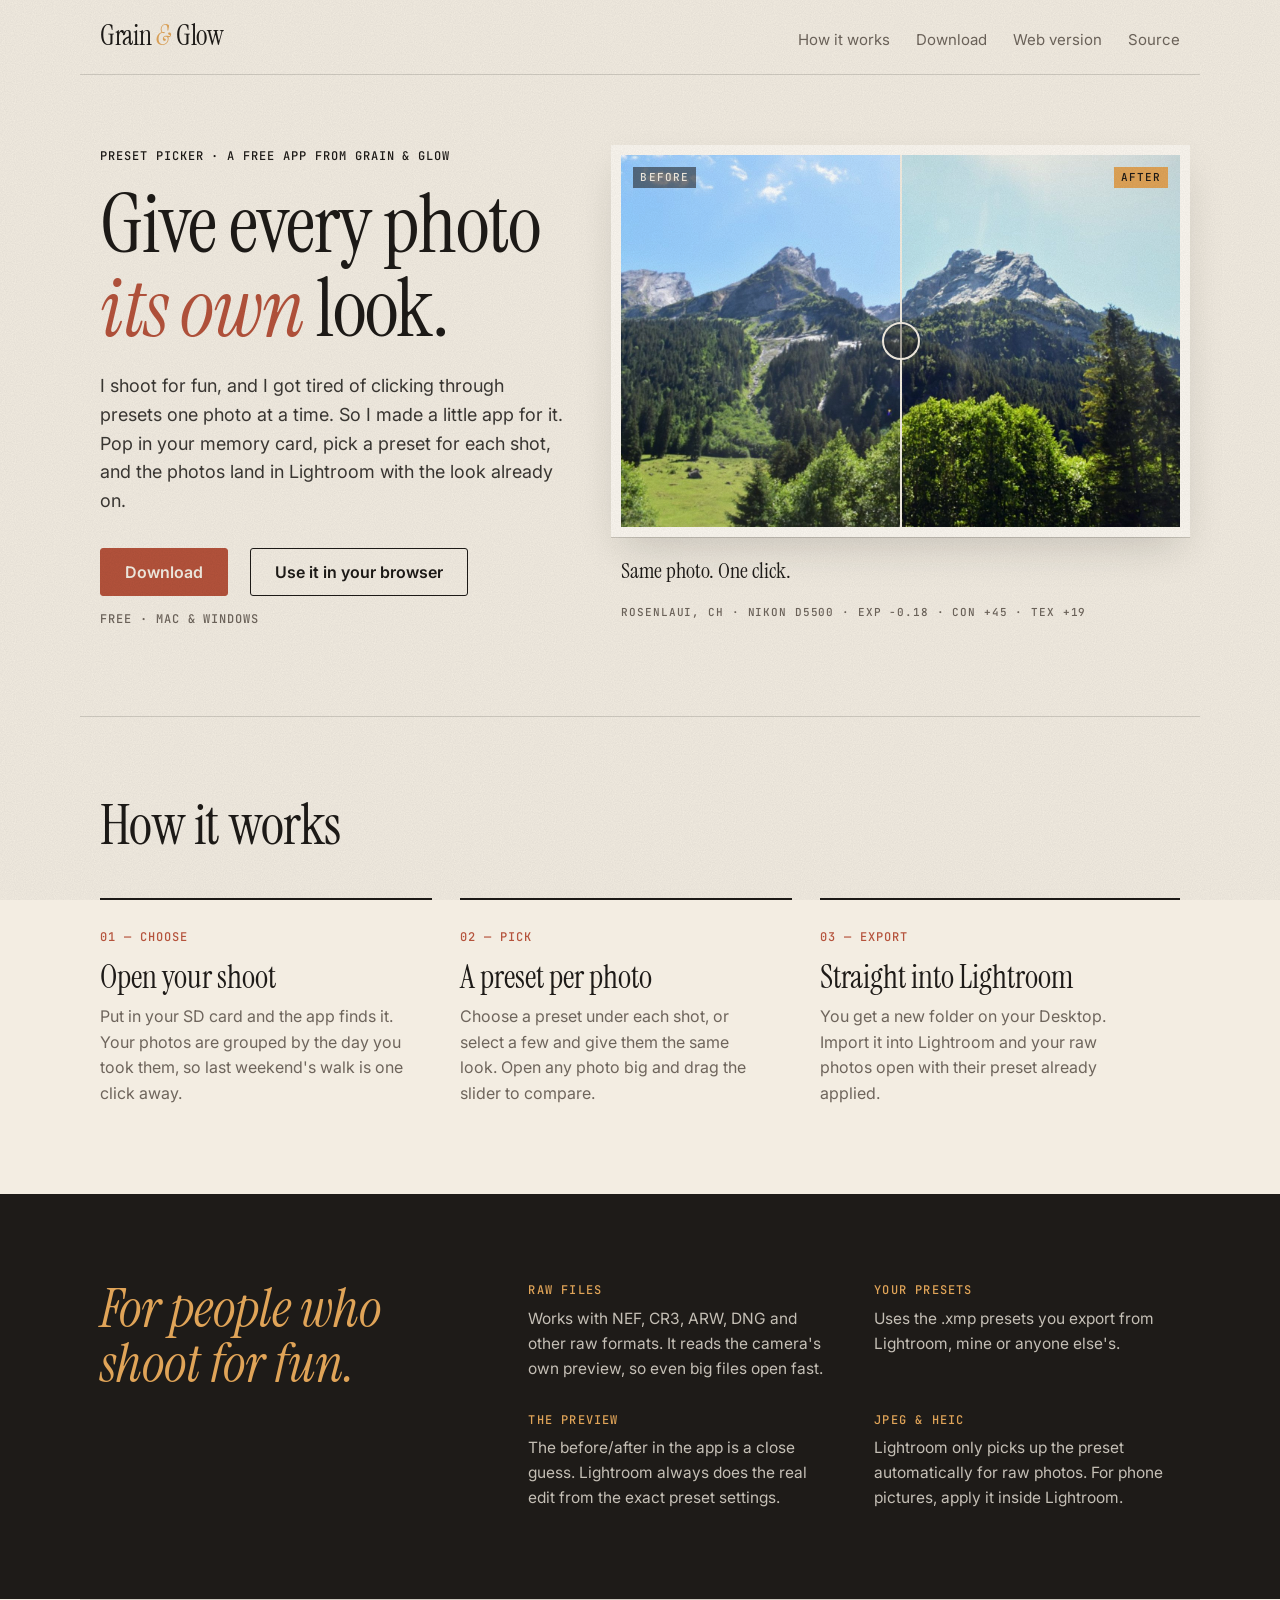
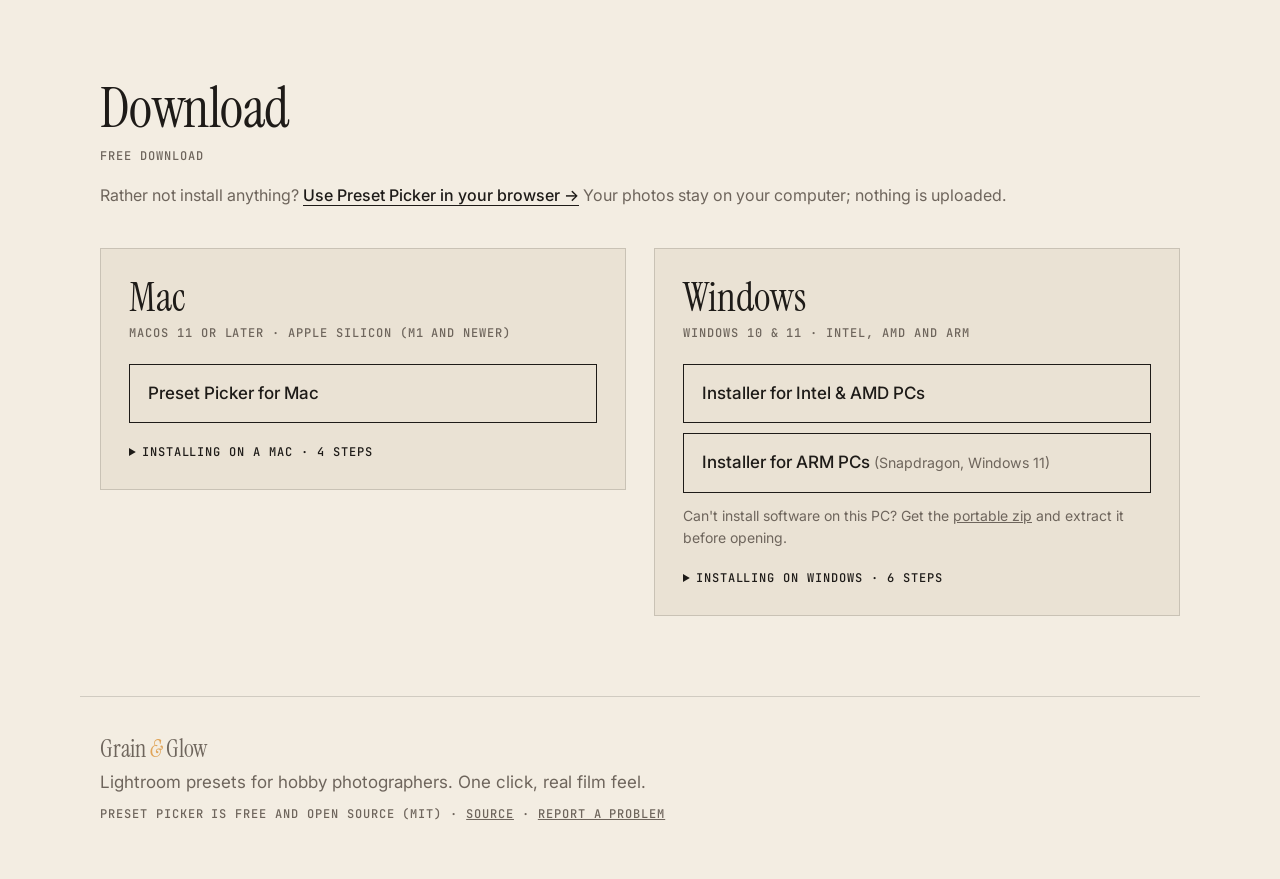
<file: site/index.html>
<!doctype html>
<html lang="en">
<head>
<meta charset="utf-8">
<meta name="viewport" content="width=device-width,initial-scale=1">
<title>Preset Picker by Grain &amp; Glow</title>
<meta name="description" content="A free app for hobby photographers: open your shoot straight off the memory card, pick a Lightroom preset for each photo, and send them to Lightroom with the look already on. Mac and Windows.">
<meta name="theme-color" content="#F3EDE2">
<link rel="icon" href="favicon.png">
<link rel="preconnect" href="https://fonts.googleapis.com">
<link rel="preconnect" href="https://fonts.gstatic.com" crossorigin>
<link href="https://fonts.googleapis.com/css2?family=Instrument+Serif:ital@0;1&family=Inter:wght@400;500;600&family=JetBrains+Mono:wght@400;500&display=swap" rel="stylesheet">
<link rel="stylesheet" href="style.css">
</head>
<body>

<header class="top">
  <a class="wordmark" href="#top">Grain <i>&amp;</i> Glow</a>
  <nav>
    <a href="#how">How it works</a>
    <a href="#download">Download</a>
    <a href="app/">Web version</a>
    <a data-repo-link href="#" target="_blank" rel="noopener">Source</a>
  </nav>
</header>

<main id="top">

  <section class="hero">
    <div class="hero-text">
      <p class="label">Preset Picker · a free app from Grain &amp; Glow</p>
      <h1>Give every photo <em>its own</em> look.</h1>
      <p class="lede">I shoot for fun, and I got tired of clicking through presets one photo at a time. So I made a little app for it. Pop in your memory card, pick a preset for each shot, and the photos land in Lightroom with the look already on.</p>
      <div class="actions">
        <a class="btn" id="heroDownload" href="#download">Download</a>
        <a class="btn ghost" href="app/">Use it in your browser</a>
      </div>
      <p class="label muted" id="heroHint">Free · Mac &amp; Windows</p>
    </div>

    <figure class="print">
      <div class="compare" id="compare" style="--pos: 50%">
        <img src="img/rosenlaui-before.jpg" alt="Mountain valley near Rosenlaui, Switzerland, straight out of the camera" width="1500" height="1000">
        <img class="after" src="img/rosenlaui-after.jpg" alt="The same photo with a warm film preset applied" width="1500" height="1000">
        <span class="corner left">Before</span><span class="corner right">After</span>
        <span class="handle" aria-hidden="true"></span>
        <input type="range" min="0" max="100" value="50" aria-label="Drag to compare before and after" id="slider">
      </div>
      <figcaption>
        <span>Same photo. One click.</span>
        <span class="label">Rosenlaui, CH · Nikon D5500 · EXP −0.18 · CON +45 · TEX +19</span>
      </figcaption>
    </figure>
  </section>

  <section class="how" id="how">
    <h2>How it works</h2>
    <ol class="frames">
      <li>
        <span class="label">01 — Choose</span>
        <h3>Open your shoot</h3>
        <p>Put in your SD card and the app finds it. Your photos are grouped by the day you took them, so last weekend's walk is one click away.</p>
      </li>
      <li>
        <span class="label">02 — Pick</span>
        <h3>A preset per photo</h3>
        <p>Choose a preset under each shot, or select a few and give them the same look. Open any photo big and drag the slider to compare.</p>
      </li>
      <li>
        <span class="label">03 — Export</span>
        <h3>Straight into Lightroom</h3>
        <p>You get a new folder on your Desktop. Import it into Lightroom and your raw photos open with their preset already applied.</p>
      </li>
    </ol>
  </section>

  <section class="notes">
    <blockquote>For people who shoot for fun.</blockquote>
    <dl>
      <div><dt>Raw files</dt><dd>Works with NEF, CR3, ARW, DNG and other raw formats. It reads the camera's own preview, so even big files open fast.</dd></div>
      <div><dt>Your presets</dt><dd>Uses the .xmp presets you export from Lightroom, mine or anyone else's.</dd></div>
      <div><dt>The preview</dt><dd>The before/after in the app is a close guess. Lightroom always does the real edit from the exact preset settings.</dd></div>
      <div><dt>JPEG &amp; HEIC</dt><dd>Lightroom only picks up the preset automatically for raw photos. For phone pictures, apply it inside Lightroom.</dd></div>
    </dl>
  </section>

  <section class="download" id="download">
    <h2>Download</h2>
    <p class="label muted" id="version">Free download</p>
    <p class="webnote">Rather not install anything? <a href="app/">Use Preset Picker in your browser →</a> Your photos stay on your computer; nothing is uploaded.</p>

    <div class="platforms">
      <article class="platform" id="dl-mac">
        <header>
          <h3>Mac</h3>
          <span class="here label">This computer</span>
        </header>
        <p class="label muted">macOS 11 or later · Apple Silicon (M1 and newer)</p>
        <a class="file" id="mac-arm64" data-asset="PresetPicker-macOS-AppleSilicon.zip">
          <span>Preset Picker for Mac</span><span class="label size"></span>
        </a>
        <p class="warn" id="intelMac" hidden>This Mac seems to have an Intel processor. For now the app needs a Mac with Apple Silicon, sorry.</p>
        <details>
          <summary>Installing on a Mac · 4 steps</summary>
          <ol class="guide">
            <li>
              <p>Open the download in your <b>Downloads</b> folder; it unzips by itself. Drag <b>Preset Picker</b> onto <b>Applications</b> in the sidebar.</p>
              <img class="mac" src="img/install/mac-1-finder.png" width="680" height="410" loading="lazy" alt="Finder showing the Preset Picker app next to the downloaded zip in Downloads">
            </li>
            <li>
              <p>Open Preset Picker. The first time, macOS stops it because the app isn't notarised by Apple yet. Click <b>Done</b> (not Move to Trash).</p>
              <img class="mac" src="img/install/mac-2-blocked.png" width="680" height="410" loading="lazy" alt="macOS dialog: Preset Picker Not Opened, with Move to Trash and Done buttons">
            </li>
            <li id="mac-step-3">
              <p>Open <b>System Settings → Privacy &amp; Security</b>. Scroll all the way down to <b>Security</b> and click <b>Open Anyway</b> next to "Preset Picker was blocked", then confirm with your password or Touch ID.</p>
              <img class="mac" src="img/install/mac-3-privacy.png" width="723" height="625" loading="lazy" alt="System Settings with Privacy &amp; Security selected; the Open Anyway button is further down this page">
            </li>
            <li>
              <p>That's it: Preset Picker opens, and from now on it starts normally. Click <b>Allow</b> when it asks to see your memory card or Desktop.</p>
            </li>
          </ol>
        </details>
      </article>

      <article class="platform" id="dl-win">
        <header>
          <h3>Windows</h3>
          <span class="here label">This computer</span>
        </header>
        <p class="label muted">Windows 10 &amp; 11 · Intel, AMD and ARM</p>
        <a class="file" id="win-x64" data-asset="PresetPicker-Setup-x64.exe">
          <span>Installer for Intel &amp; AMD PCs</span><span class="label size"></span>
        </a>
        <a class="file" id="win-arm64" data-asset="PresetPicker-Setup-x64.exe">
          <span>Installer for ARM PCs <small>(Snapdragon, Windows 11)</small></span><span class="label size"></span>
        </a>
        <p class="small">Can't install software on this PC? Get the <a data-asset="PresetPicker-Windows-x64.zip">portable zip</a> and extract it before opening.</p>
        <details>
          <summary>Installing on Windows · 6 steps</summary>
          <ol class="guide">
            <li>
              <p>Open <b>PresetPicker-Setup-x64.exe</b> from your Downloads. If a blue box says "Windows protected your PC", click <b>More info</b>, then <b>Run anyway</b>. That's only because the app isn't code-signed yet.</p>
            </li>
            <li>
              <p>Choose <b>Install for me only</b>. That way you don't need an admin password.</p>
              <img src="img/install/win-1-install-mode.png" width="358" height="264" loading="lazy" alt="Select install mode dialog with 'Install for me only (recommended)' highlighted">
            </li>
            <li>
              <p>Keep the suggested folder and click <b>Next</b>.</p>
              <img src="img/install/win-2-destination.png" width="600" height="468" loading="lazy" alt="Select Destination Location page of the Preset Picker setup">
            </li>
            <li>
              <p>Tick <b>Create a desktop shortcut</b> if you'd like one, then click <b>Next</b>.</p>
              <img src="img/install/win-3-tasks.png" width="600" height="468" loading="lazy" alt="Select Additional Tasks page with the desktop shortcut option">
            </li>
            <li>
              <p>Click <b>Install</b>. It takes a few seconds.</p>
              <img src="img/install/win-4-ready.png" width="600" height="468" loading="lazy" alt="Ready to Install page">
            </li>
            <li>
              <p>Leave <b>Launch Preset Picker</b> ticked and click <b>Finish</b>. From now on you'll find it in the Start menu.</p>
              <img src="img/install/win-5-finished.png" width="600" height="468" loading="lazy" alt="Setup finished page with Launch Preset Picker ticked">
            </li>
          </ol>
          <p class="small">On an ARM PC it's the same installer; Windows 11 runs it for you. To remove the app, go to Settings → Apps.</p>
        </details>
      </article>
    </div>
  </section>

</main>

<footer class="foot">
  <p class="wordmark small">Grain <i>&amp;</i> Glow</p>
  <p>Lightroom presets for hobby photographers. One click, real film feel.</p>
  <p class="label muted">Preset Picker is free and open source (MIT) ·
    <a data-repo-link href="#" target="_blank" rel="noopener">Source</a> ·
    <a data-repo-link data-path="/issues" href="#" target="_blank" rel="noopener">Report a problem</a></p>
</footer>

<script src="main.js"></script>
</body>
</html>
</file>
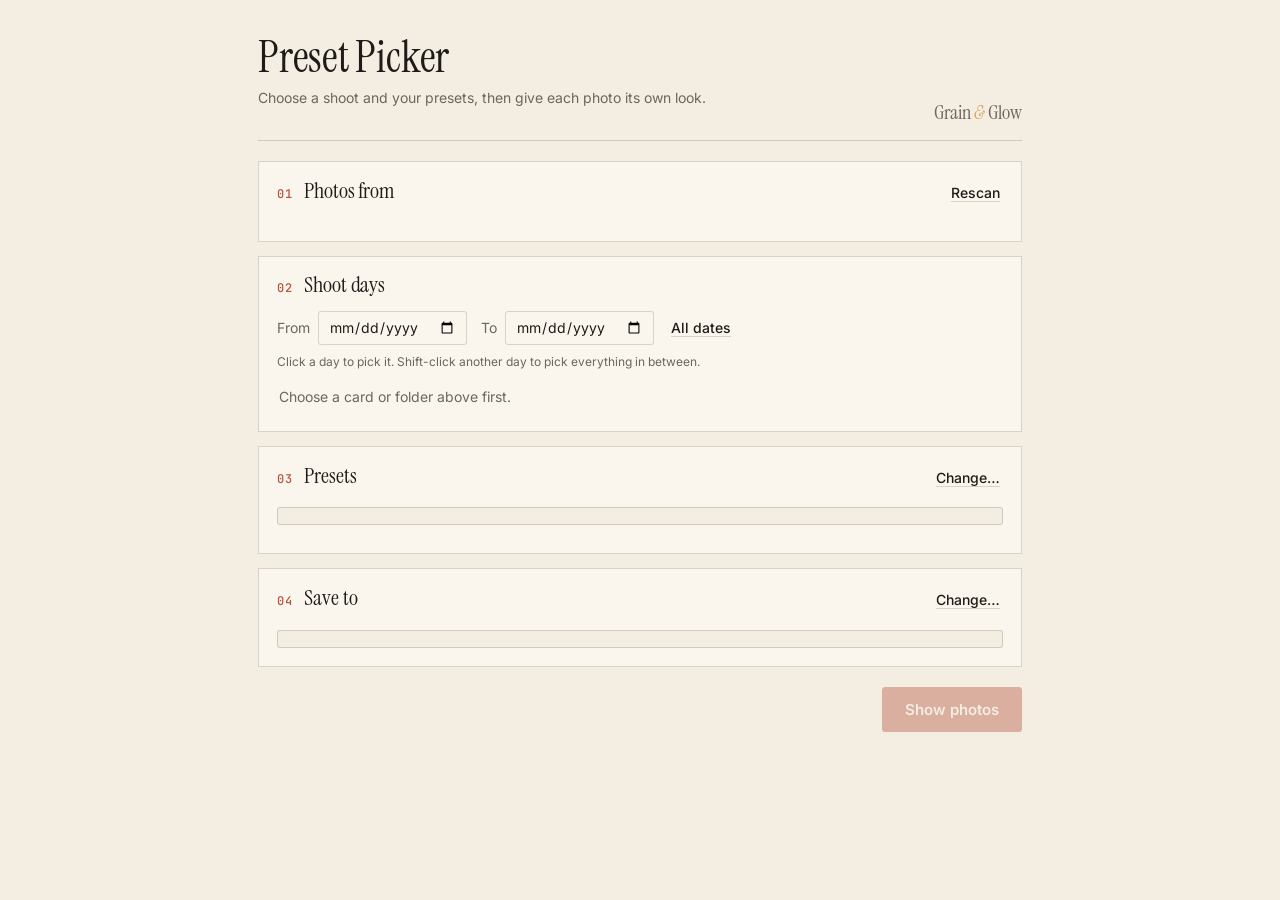
<file: presetpicker/ui/index.html>
<!doctype html>
<html lang="en">
<head>
<meta charset="utf-8">
<meta name="viewport" content="width=device-width,initial-scale=1">
<title>Preset Picker</title>
<!-- Brand fonts; without internet the app falls back to system fonts. -->
<link rel="stylesheet" href="https://fonts.googleapis.com/css2?family=Instrument+Serif:ital@0;1&family=Inter:wght@400;500;600&family=JetBrains+Mono:wght@500&display=swap">
<link rel="stylesheet" href="app.css">
</head>
<body>

<!-- Setup -------------------------------------------------------------- -->
<main id="setup" class="view">
  <div class="setup">
    <header class="setup-head">
      <div>
        <h1>Preset Picker</h1>
        <p class="sub">Choose a shoot and your presets, then give each photo its own look.</p>
      </div>
      <span class="brand">Grain <i>&amp;</i> Glow</span>
    </header>

    <section class="step">
      <div class="step-head"><span class="num">01</span><h2>Photos from</h2>
        <span class="sp"></span><button class="link" id="rescan" title="Scan the source again">Rescan</button></div>
      <div class="sources" id="sources"></div>
    </section>

    <section class="step">
      <div class="step-head"><span class="num">02</span><h2>Shoot days</h2><span class="sp"></span>
        <span class="sub" id="rangeCount"></span></div>
      <div class="range">
        <label>From <input type="date" id="from"></label>
        <label>To <input type="date" id="to"></label>
        <button class="link" id="allDates">All dates</button>
      </div>
      <p class="hint">Click a day to pick it. Shift-click another day to pick everything in between.</p>
      <div class="days" id="days"><p class="empty">Choose a card or folder above first.</p></div>
    </section>

    <section class="step">
      <div class="step-head"><span class="num">03</span><h2>Presets</h2><span class="sp"></span>
        <button class="link" data-choose="presets">Change…</button></div>
      <div class="path" id="presetPath"></div>
      <div class="chips" id="presetList"></div>
    </section>

    <section class="step">
      <div class="step-head"><span class="num">04</span><h2>Save to</h2><span class="sp"></span>
        <button class="link" data-choose="output">Change…</button></div>
      <div class="path" id="outputPath"></div>
    </section>

    <footer class="setup-foot">
      <span class="sub" id="version"></span><span class="sp"></span>
      <button class="primary big" id="showPhotos" disabled>Show photos</button>
    </footer>
  </div>
</main>

<!-- Grid --------------------------------------------------------------- -->
<main id="grid" class="view" hidden>
  <header class="toolbar">
    <button class="ghost" id="back">‹ Setup</button>
    <div class="title"><h1 id="gridTitle"></h1><div class="sub" id="stat"></div></div>
    <span class="sp"></span>
    <div class="seg" id="filter">
      <button class="on" data-f="all">All</button><button data-f="todo">No preset</button><button data-f="done">Assigned</button>
    </div>
    <label class="sub setall">Set all <select id="setAll"></select></label>
    <button class="primary" id="export" disabled>Export</button>
  </header>
  <div class="photos" id="photos"></div>
  <div class="bar" id="bar">
    <span id="selCount"></span>
    <select id="bulk"></select>
    <button class="primary" id="bulkApply">Apply to selected</button>
    <button id="clearSel">Clear</button>
  </div>
</main>

<!-- Done --------------------------------------------------------------- -->
<main id="done" class="view" hidden>
  <div class="done">
    <div class="check" aria-hidden="true">✓</div>
    <h1 id="doneTitle"></h1>
    <p class="sub" id="doneSub">Import this folder into Lightroom. Your raw photos open with their preset already on.</p>
    <code id="donePath"></code>
    <p class="warn" id="doneWarn" hidden></p>
    <div class="done-actions">
      <button class="primary" id="reveal">Show in Finder</button>
      <button id="backToGrid">Back to photos</button>
      <button class="ghost" id="startOver">Start over</button>
    </div>
  </div>
</main>

<!-- Large preview -------------------------------------------------------- -->
<div class="lightbox" id="lightbox" hidden>
  <header class="lb-top">
    <div><b id="lbName"></b> <span class="sub" id="lbMeta"></span></div>
    <span class="sp"></span>
    <div class="seg dark" id="lbMode">
      <button data-m="before">Before</button><button class="on" data-m="split">Split</button><button data-m="after">After</button>
    </div>
    <button class="icon" id="lbClose" title="Close (Esc)">✕</button>
  </header>
  <div class="stage" id="stage">
    <div class="compare" id="compare">
      <img id="lbBefore" alt="">
      <img id="lbAfter" alt="">
      <div class="divider" id="divider"><span></span></div>
      <span class="tag left">Before</span><span class="tag right">After</span>
    </div>
    <div class="spinner" id="spinner"></div>
    <p class="lb-error" id="lbError" hidden></p>
  </div>
  <p class="settings" id="lbSettings"></p>
  <footer class="lb-bottom">
    <button class="icon" id="lbPrev" title="Previous (←)">‹</button>
    <div class="strip" id="lbLooks" aria-label="Presets"></div>
    <button class="icon" id="lbNext" title="Next (→)">›</button>
  </footer>
  <span class="note">Preview is a close guess · Lightroom does the real edit</span>
</div>

<!-- Look menu: this photo with every preset, opened from a card -->
<div class="looks" id="looks" hidden>
  <div class="looks-head"><span class="label" id="looksTitle"></span><button class="link" id="looksClose">Close</button></div>
  <div class="looks-grid" id="looksGrid"></div>
</div>

<script src="app.js"></script>
</body>
</html>
</file>
<file: site/style.css>
/* Grain & Glow brand: charcoal, film cream, amber, faded teal, rust.
   Instrument Serif for headlines, Inter for text, JetBrains Mono for settings labels. */
:root {
  --charcoal: #1E1B18;
  --cream: #F3EDE2;
  --amber: #E0A458;
  --teal: #5B8A8C;
  --rust: #B5533C;

  --paper: var(--cream);
  --paper-2: #EAE2D4;
  --ink: var(--charcoal);
  --muted: #6E655C;
  --rule: rgba(30, 27, 24, .16);

  --serif: "Instrument Serif", Georgia, "Times New Roman", serif;
  --sans: Inter, -apple-system, "Segoe UI", system-ui, sans-serif;
  --mono: "JetBrains Mono", ui-monospace, SFMono-Regular, Menlo, Consolas, monospace;
  --wrap: 1120px;
}
@media (prefers-color-scheme: dark) {
  :root {
    --paper: var(--charcoal);
    --paper-2: #282420;
    --ink: var(--cream);
    --muted: #A99F93;
    --rule: rgba(243, 237, 226, .16);
  }
}

* { box-sizing: border-box; }
html { scroll-behavior: smooth; }
body {
  margin: 0; background: var(--paper); color: var(--ink);
  font: 17px/1.6 var(--sans); -webkit-font-smoothing: antialiased; overflow-x: hidden;
}
/* Film grain over everything, very faint. */
body::after {
  content: ""; position: fixed; inset: 0; pointer-events: none; z-index: 50; opacity: .07;
  background-image: url("data:image/svg+xml,%3Csvg xmlns='http://www.w3.org/2000/svg' width='180' height='180'%3E%3Cfilter id='n'%3E%3CfeTurbulence type='fractalNoise' baseFrequency='.9' numOctaves='2' stitchTiles='stitch'/%3E%3CfeColorMatrix values='0 0 0 0 0 0 0 0 0 0 0 0 0 0 0 0 0 0 1 0'/%3E%3C/filter%3E%3Crect width='100%25' height='100%25' filter='url(%23n)'/%3E%3C/svg%3E");
}
@media (prefers-color-scheme: dark) { body::after { opacity: .12; mix-blend-mode: screen; } }

a { color: inherit; }
h1, h2, h3 { font-family: var(--serif); font-weight: 400; margin: 0; line-height: 1.02; }
h1 em, h2 em { font-style: italic; color: var(--rust); }
p { margin: 0; }
.label {
  font: 500 12px/1.5 var(--mono); letter-spacing: .08em; text-transform: uppercase;
}
.muted { color: var(--muted); }
.small { font-size: 14px; color: var(--muted); }

/* Header */
.top {
  max-width: var(--wrap); margin: 0 auto; padding: 22px 20px; display: flex; align-items: baseline;
  justify-content: space-between; gap: 20px; border-bottom: 1px solid var(--rule);
}
.wordmark { font: 28px/1 var(--serif); text-decoration: none; letter-spacing: -.01em; }
.wordmark i { color: var(--amber); }
.wordmark.small { font-size: 24px; }
.top nav { display: flex; gap: 26px; font-size: 15px; }
.top nav a { text-decoration: none; color: var(--muted); }
.top nav a:hover { color: var(--ink); }

/* Buttons */
.btn {
  display: inline-block; background: var(--rust); color: var(--cream); text-decoration: none;
  font: 600 16px/1 var(--sans); padding: 15px 24px; border-radius: 3px; border: 1px solid var(--rust);
  transition: background .15s;
}
.btn:hover { background: #9E4632; }
.btn.ghost { background: transparent; color: var(--ink); border-color: var(--ink); }
.btn.ghost:hover { background: var(--ink); color: var(--paper); }
.textlink { color: var(--ink); font-weight: 500; text-underline-offset: 4px; text-decoration-thickness: 1px; }

/* Hero */
.hero {
  max-width: var(--wrap); margin: 0 auto; padding: 72px 20px 88px;
  display: grid; grid-template-columns: 5fr 6fr; gap: 56px; align-items: center;
}
.hero h1 { font-size: clamp(48px, 6.4vw, 84px); letter-spacing: -.015em; margin: 18px 0 22px; }
.lede { font-size: 18px; max-width: 30em; color: var(--ink); opacity: .86; }
.actions { display: flex; align-items: center; gap: 22px; margin: 32px 0 14px; flex-wrap: wrap; }

/* The print: photo with a thin paper border, like a contact print */
.print { margin: 0; }
.compare {
  position: relative; aspect-ratio: 3 / 2; overflow: hidden; background: var(--charcoal);
  outline: 10px solid #FBF7F0; box-shadow: 0 1px 0 10px var(--rule), 0 18px 40px rgba(30,27,24,.18);
  user-select: none; touch-action: pan-y;
}
@media (prefers-color-scheme: dark) { .compare { outline-color: #2B2622; box-shadow: 0 18px 40px rgba(0,0,0,.5); } }
.compare img { position: absolute; inset: 0; width: 100%; height: 100%; object-fit: cover; display: block; }
.compare .after { clip-path: inset(0 0 0 var(--pos)); }
.handle { position: absolute; top: 0; bottom: 0; left: var(--pos); width: 2px; background: var(--cream); transform: translateX(-1px); }
.handle::after {
  content: ""; position: absolute; top: 50%; left: 50%; width: 34px; height: 34px; transform: translate(-50%, -50%);
  border-radius: 50%; border: 2px solid var(--cream); background: rgba(30,27,24,.35);
}
.compare input {
  position: absolute; inset: 0; width: 100%; height: 100%; margin: 0; opacity: 0; cursor: ew-resize;
}
.corner {
  position: absolute; top: 12px; font: 500 11px/1 var(--mono); letter-spacing: .1em; text-transform: uppercase;
  color: var(--cream); background: rgba(30,27,24,.55); padding: 5px 7px;
}
.corner.left { left: 12px; } .corner.right { right: 12px; color: var(--charcoal); background: var(--amber); }
.print figcaption {
  display: flex; justify-content: space-between; gap: 16px; flex-wrap: wrap; margin-top: 26px;
  font-family: var(--serif); font-size: 22px;
}
.print figcaption .label { font-size: 11px; color: var(--muted); align-self: center; }

/* Sections */
section h2 { font-size: clamp(36px, 4.6vw, 56px); letter-spacing: -.01em; }
.how, .download { max-width: var(--wrap); margin: 0 auto; padding: 80px 20px; border-top: 1px solid var(--rule); }
.frames { list-style: none; padding: 0; margin: 44px 0 0; display: grid; grid-template-columns: repeat(3, 1fr); gap: 0; }
.frames li { padding: 22px 28px 8px 0; border-top: 2px solid var(--ink); margin-right: 28px; }
.frames li:last-child { margin-right: 0; }
.frames .label { color: var(--rust); }
.frames h3 { font-size: 32px; margin: 12px 0 10px; }
.frames p { color: var(--muted); font-size: 16px; }

/* Dark band with notes */
.notes {
  background: var(--charcoal); color: var(--cream);
  padding: 88px max(20px, calc((100vw - var(--wrap)) / 2 + 20px));
  display: grid; grid-template-columns: 4fr 7fr; gap: 56px; align-items: start;
}
.notes blockquote { margin: 0; font: italic 54px/1.02 var(--serif); color: var(--amber); }
.notes dl { margin: 0; display: grid; grid-template-columns: 1fr 1fr; gap: 30px 40px; }
.notes dt { font: 500 12px/1.4 var(--mono); letter-spacing: .1em; text-transform: uppercase; color: var(--amber); margin-bottom: 8px; }
.notes dd { margin: 0; color: rgba(243,237,226,.78); font-size: 15.5px; }
@media (prefers-color-scheme: dark) { .notes { background: #141210; } }

/* Downloads */
.download > .label { margin-top: 10px; }
.webnote { margin-top: 18px; color: var(--muted); font-size: 16px; }
.webnote a { color: var(--ink); font-weight: 500; text-underline-offset: 4px; text-decoration-thickness: 1px; }
.platforms { display: grid; grid-template-columns: 1fr 1fr; gap: 28px; margin-top: 40px; align-items: start; }
.platform { border: 1px solid var(--rule); padding: 28px; background: var(--paper-2); }
.platform header { display: flex; justify-content: space-between; align-items: baseline; }
.platform h3 { font-size: 40px; }
.here { display: none; color: var(--teal); }
.platform.mine { border-color: var(--ink); }
.platform.mine .here { display: inline; }
.platform > .label { margin: 6px 0 22px; }
.file {
  display: flex; justify-content: space-between; align-items: center; gap: 16px; text-decoration: none;
  padding: 15px 18px; margin-bottom: 10px; border: 1px solid var(--ink); font-weight: 500;
  transition: background .15s, color .15s;
}
.file small { font-weight: 400; color: var(--muted); }
.file:hover { background: var(--ink); color: var(--paper); }
.file:hover small, .file:hover .size { color: inherit; }
.file .size { color: var(--muted); font-size: 11px; white-space: nowrap; }
.file.pick { background: var(--rust); border-color: var(--rust); color: var(--cream); }
.file.pick small, .file.pick .size { color: rgba(243,237,226,.8); }
.file.pick:hover { background: #9E4632; }
.disabled { opacity: .45; pointer-events: none; }
.platform .small { margin-top: 12px; }
.warn { color: var(--rust); font-size: 15px; margin-top: 12px; }
details { margin-top: 20px; font-size: 15px; }
summary { cursor: pointer; font: 500 12px/1.5 var(--mono); letter-spacing: .08em; text-transform: uppercase; }
details ol { margin: 12px 0 0; padding-left: 20px; color: var(--muted); }
details li { margin-bottom: 6px; }
/* Step-by-step install guides with real screenshots */
.guide { list-style: none; padding: 0; counter-reset: step; }
.guide li { counter-increment: step; padding: 16px 0 18px; border-top: 1px solid var(--rule); margin: 0; }
.guide li p { color: var(--ink); }
.guide li p::before {
  content: counter(step, decimal-leading-zero); font: 500 12px/1 var(--mono); color: var(--rust);
  letter-spacing: .06em; margin-right: 10px;
}
.guide img {
  display: block; max-width: 100%; height: auto; margin-top: 12px;
  border: 1px solid var(--rule); box-shadow: 0 6px 18px rgba(30,27,24,.12);
}
details > .small { margin-top: 4px; }
.guide img.mac { border: 0; box-shadow: none; filter: drop-shadow(0 6px 14px rgba(30,27,24,.18)); }

/* Footer */
.foot { max-width: var(--wrap); margin: 0 auto; padding: 40px 20px 56px; display: grid; gap: 8px; border-top: 1px solid var(--rule); }
.foot p:not(.label) { color: var(--muted); }

@media (max-width: 880px) {
  .hero { grid-template-columns: 1fr; padding-top: 44px; gap: 48px; }
  .frames, .platforms { grid-template-columns: 1fr; }
  .frames li { margin-right: 0; margin-bottom: 18px; }
  .notes { grid-template-columns: 1fr; gap: 36px; }
  .notes dl { grid-template-columns: 1fr; }
  .top nav a:not([href="#download"]):not([href="app/"]) { display: none; }
}
</file>
<file: presetpicker/ui/app.css>
/* Grain & Glow: charcoal, film cream, amber, faded teal, rust.
   Instrument Serif for headings, Inter for text, JetBrains Mono for settings-style labels. */
:root {
  --charcoal: #1E1B18; --cream: #F3EDE2; --amber: #E0A458; --teal: #5B8A8C; --rust: #B5533C;

  --bg: var(--cream); --panel: #FAF6EE; --panel-2: #EAE2D4; --text: var(--charcoal); --sub: #6E655C;
  --line: rgba(30, 27, 24, .16); --line-strong: var(--charcoal);
  --accent: var(--rust); --accent-hover: #9E4632; --select: var(--amber); --ok: var(--teal); --warn: var(--rust);

  --serif: "Instrument Serif", Georgia, "Times New Roman", serif;
  --sans: Inter, -apple-system, BlinkMacSystemFont, "Segoe UI Variable Text", "Segoe UI", system-ui, sans-serif;
  --mono: "JetBrains Mono", ui-monospace, SFMono-Regular, Menlo, Consolas, monospace;
}
@media (prefers-color-scheme: dark) {
  :root {
    --bg: var(--charcoal); --panel: #25211D; --panel-2: #2D2824; --text: var(--cream); --sub: #A99F93;
    --line: rgba(243, 237, 226, .14); --line-strong: var(--cream);
  }
}
* { box-sizing: border-box; }
html, body { height: 100%; }
body {
  margin: 0; background: var(--bg); color: var(--text);
  font: 14px/1.45 var(--sans); -webkit-font-smoothing: antialiased; -webkit-user-select: none; user-select: none; cursor: default;
}
[hidden] { display: none !important; }
h1, h2 { margin: 0; font-family: var(--serif); font-weight: 400; letter-spacing: -.005em; }
h1 { font-size: 26px; line-height: 1.05; }
h2 { font-size: 22px; line-height: 1.1; }
.sub { color: var(--sub); font-size: 13px; }
.mono, .label {
  font: 500 11px/1.4 var(--mono); letter-spacing: .08em; text-transform: uppercase;
}
.sp { flex: 1; }

button, select, input {
  font: inherit; color: var(--text); background: var(--panel); border: 1px solid var(--line);
  border-radius: 3px; padding: 6px 12px; outline: none; transition: border-color .15s, background .15s, color .15s;
}
button { cursor: pointer; font-weight: 500; }
button:hover { border-color: var(--line-strong); }
button:focus-visible, select:focus, input:focus { border-color: var(--line-strong); box-shadow: 0 0 0 2px var(--amber); }
button:disabled { opacity: .4; cursor: default; border-color: var(--line); }
button.primary { background: var(--accent); border-color: var(--accent); color: var(--cream); font-weight: 600; }
button.primary:hover:not(:disabled) { background: var(--accent-hover); border-color: var(--accent-hover); }
button.big { padding: 11px 22px; font-size: 15px; }
button.ghost, button.link { background: none; border-color: transparent; }
button.link {
  color: var(--text); padding: 4px 2px; text-decoration: underline; text-underline-offset: 3px;
  text-decoration-color: var(--line); font-weight: 500;
}
button.link:hover { text-decoration-color: currentColor; }
button.icon { width: 34px; height: 34px; padding: 0; font-size: 17px; display: grid; place-items: center; }
select { padding-right: 28px; max-width: 100%; }
input[type=date] { padding: 5px 10px; }

.seg { display: inline-flex; border: 1px solid var(--line); border-radius: 3px; overflow: hidden; background: var(--panel); }
.seg button { border: 0; border-radius: 0; background: none; padding: 6px 12px; }
.seg button + button { border-left: 1px solid var(--line); }
.seg button.on { background: var(--text); color: var(--bg); }

/* Setup */
#setup { height: 100%; overflow-y: auto; }
.setup { max-width: 820px; margin: 0 auto; padding: 34px 28px 28px; display: flex; flex-direction: column; gap: 14px; }
.setup-head { display: flex; justify-content: space-between; align-items: flex-end; gap: 16px; padding-bottom: 18px; margin-bottom: 6px; border-bottom: 1px solid var(--line); }
.setup-head h1 { font-size: 44px; }
.setup-head .brand { font: 20px/1 var(--serif); color: var(--sub); white-space: nowrap; }
.setup-head .brand i { color: var(--amber); }
.setup-head .sub { margin-top: 8px; font-size: 14px; }
.step { background: var(--panel); border: 1px solid var(--line); padding: 16px 18px 18px; }
.step-head { display: flex; align-items: baseline; gap: 12px; margin-bottom: 14px; }
.num { font: 500 12px/1 var(--mono); color: var(--rust); letter-spacing: .05em; }
.sources { display: grid; grid-template-columns: repeat(auto-fill, minmax(200px, 1fr)); gap: 10px; }
.source {
  display: flex; gap: 12px; align-items: center; text-align: left; padding: 12px; border-radius: 3px;
  background: var(--bg); border: 1px solid var(--line); min-width: 0;
}
.source.on { border-color: var(--line-strong); box-shadow: inset 3px 0 0 var(--amber); }
.source .ico { width: 22px; height: 22px; flex: none; color: var(--sub); }
.source.on .ico { color: var(--text); }
.source b { display: block; font-weight: 600; overflow: hidden; text-overflow: ellipsis; white-space: nowrap; }
.source small { display: block; color: var(--sub); overflow: hidden; text-overflow: ellipsis; white-space: nowrap; font-size: 12px; }
.source div { min-width: 0; }
.range { display: flex; gap: 14px; align-items: center; flex-wrap: wrap; }
.range label { display: flex; gap: 8px; align-items: center; color: var(--sub); }
.hint { margin: 8px 0 10px; color: var(--sub); font-size: 12px; }
.days { display: flex; flex-wrap: wrap; gap: 6px; max-height: 210px; overflow-y: auto; padding: 2px; }
.day {
  padding: 5px 10px; background: var(--bg); font-size: 13px;
  display: inline-flex; gap: 8px; align-items: baseline;
}
.day small { font: 500 11px/1 var(--mono); color: var(--sub); }
.day.on { background: var(--text); border-color: var(--text); color: var(--bg); }
.day.on small { color: var(--amber); }
.empty { color: var(--sub); margin: 4px 0; }
.path {
  font: 12px/1.5 var(--mono); color: var(--sub); background: var(--bg);
  border: 1px solid var(--line); border-radius: 3px; padding: 8px 10px; word-break: break-all;
}
.chips { display: flex; flex-wrap: wrap; gap: 6px; margin-top: 10px; }
.chip { font: 500 11px/1.4 var(--mono); letter-spacing: .06em; text-transform: uppercase; border: 1px solid var(--line); color: var(--text); padding: 4px 8px; }
.chips .warn { margin: 0; }
.warn { color: var(--warn); font-size: 13px; }
.setup-foot { display: flex; align-items: center; padding-top: 6px; }
.setup-foot .sub { font: 500 11px/1 var(--mono); letter-spacing: .08em; text-transform: uppercase; }

/* Grid */
#grid { height: 100%; display: flex; flex-direction: column; }
.toolbar {
  display: flex; align-items: center; gap: 14px; padding: 12px 20px; flex-wrap: wrap;
  background: var(--bg); border-bottom: 1px solid var(--line); position: relative; z-index: 2;
}
.toolbar h1 { font-size: 26px; }
.toolbar .title .sub { font: 500 11px/1.4 var(--mono); letter-spacing: .08em; text-transform: uppercase; margin-top: 2px; }
.setall { display: flex; gap: 8px; align-items: center; }
.setall select { max-width: 200px; }
.photos {
  flex: 1; overflow-y: auto; padding: 20px 20px 100px;
  display: grid; grid-template-columns: repeat(auto-fill, minmax(230px, 1fr)); gap: 18px; align-content: start;
  grid-auto-rows: max-content;  /* otherwise overflow:hidden cards get squeezed to the viewport height */
}
.card {
  background: var(--panel); border: 1px solid var(--line); outline: 2px solid transparent; outline-offset: -1px;
  overflow: hidden; display: flex; flex-direction: column; transition: outline-color .15s;
}
.card:hover { border-color: var(--line-strong); }
.card.sel { outline-color: var(--amber); border-color: var(--amber); }
.ph { aspect-ratio: 3/2; background: #141210; position: relative; flex: none; }
.ph img { position: absolute; inset: 0; width: 100%; height: 100%; object-fit: contain; display: block; }
.ph img.before { opacity: 0; transition: opacity .25s; }
.ph img.before.ready { opacity: 1; }
/* Before/after on the card, like the website: the preset render is clipped at --pos. */
.ph img.after { display: none; clip-path: inset(0 0 0 var(--pos)); }
.card.looked .ph img.after { display: block; }
.card.previewing .ph img.after { clip-path: none; }
.ph .handle {
  display: none; position: absolute; top: 0; bottom: 0; left: var(--pos); width: 2px;
  background: var(--cream); transform: translateX(-1px); pointer-events: none; z-index: 1;
}
.ph .handle::after {
  content: ""; position: absolute; top: 50%; left: 50%; width: 22px; height: 22px; transform: translate(-50%, -50%);
  border-radius: 50%; border: 2px solid var(--cream); background: rgba(30,27,24,.35);
}
.ph .slide { display: none; position: absolute; inset: 0; width: 100%; height: 100%; margin: 0; padding: 0; opacity: 0; cursor: ew-resize; z-index: 1; }
.card.looked:not(.previewing) .handle, .card.looked:not(.previewing) .slide { display: block; }
.tick {
  position: absolute; top: 8px; left: 8px; width: 20px; height: 20px; border-radius: 50%; padding: 0; z-index: 2; cursor: pointer;
  background: rgba(30,27,24,.5); border: 1.5px solid var(--cream); display: grid; place-items: center;
  color: var(--charcoal); font-size: 11px; font-weight: 700; opacity: 0; transition: opacity .15s;
}
.card:hover .tick, .card.sel .tick { opacity: 1; }
.card.sel .tick { background: var(--amber); border-color: var(--amber); }
.badge {
  position: absolute; top: 8px; right: 8px; z-index: 2; max-width: 65%; background: var(--amber); color: var(--charcoal);
  font: 500 10px/1.4 var(--mono); letter-spacing: .06em; text-transform: uppercase; padding: 3px 6px;
  overflow: hidden; text-overflow: ellipsis; white-space: nowrap; display: none;
}
.card.has .badge { display: block; }
.type {
  position: absolute; left: 8px; bottom: 8px; z-index: 2; font: 500 10px/1 var(--mono); letter-spacing: .08em;
  color: var(--cream); background: rgba(30,27,24,.6); padding: 4px 5px;
}
.ph .cloud { position: absolute; inset: 0; display: grid; place-items: center; color: #A99F93; font: 500 11px var(--mono); letter-spacing: .08em; text-transform: uppercase; }
.lb-error { color: #C9C0B4; font-size: 15px; }
.expand {
  position: absolute; right: 8px; bottom: 8px; z-index: 2; width: 28px; height: 28px; padding: 0; border-radius: 2px;
  background: rgba(30,27,24,.6); border: 0; color: var(--cream); font-size: 14px; opacity: 0;
}
.card:hover .expand { opacity: 1; }
.expand:hover { background: var(--rust); }
.meta { padding: 9px 10px 10px; display: flex; flex-direction: column; gap: 7px; }
.row { display: flex; justify-content: space-between; gap: 8px; color: var(--sub); align-items: baseline; }
.row b { color: var(--text); font-weight: 600; font-size: 12.5px; overflow: hidden; text-overflow: ellipsis; white-space: nowrap; }
.row span { font: 500 10.5px/1 var(--mono); letter-spacing: .04em; white-space: nowrap; }
.pick { width: 100%; display: flex; justify-content: space-between; align-items: center; gap: 8px; text-align: left; }
.pick-name { overflow: hidden; text-overflow: ellipsis; white-space: nowrap; }
.pick .caret { color: var(--sub); font-size: 11px; }
.card.has .pick { border-color: var(--line-strong); }

/* Look menu: this photo with each preset */
.looks {
  position: fixed; z-index: 20; width: min(560px, calc(100vw - 24px)); max-height: 72vh; overflow-y: auto;
  background: var(--panel); border: 1px solid var(--line-strong); box-shadow: 0 18px 40px rgba(30,27,24,.28); padding: 12px;
}
.looks-head { display: flex; justify-content: space-between; align-items: center; margin-bottom: 10px; color: var(--sub); }
.looks-grid { display: grid; grid-template-columns: repeat(auto-fill, minmax(150px, 1fr)); gap: 10px; }
.look { display: block; padding: 0; text-align: left; background: var(--bg); border: 1px solid var(--line); border-radius: 2px; overflow: hidden; }
.look img { display: block; width: 100%; aspect-ratio: 3 / 2; object-fit: cover; background: #141210; }
.look b { display: block; padding: 6px 8px; font: 500 11px/1.3 var(--mono); letter-spacing: .06em; text-transform: uppercase; overflow: hidden; text-overflow: ellipsis; white-space: nowrap; }
.look:hover { border-color: var(--line-strong); }
.look.on { outline: 2px solid var(--amber); outline-offset: -2px; border-color: var(--amber); }
.meta .warn { font-size: 11px; display: none; margin: 0; }
.card.has.nonraw .meta .warn { display: block; }

.bar {
  position: fixed; left: 50%; bottom: 20px; transform: translate(-50%, 130px); z-index: 3;
  background: var(--charcoal); color: var(--cream); padding: 10px 12px; border-radius: 3px;
  box-shadow: 0 12px 32px rgba(30,27,24,.35); display: flex; gap: 10px; align-items: center;
  transition: transform .25s cubic-bezier(.2,.8,.2,1); max-width: calc(100vw - 24px); flex-wrap: wrap;
}
.bar #selCount { font: 500 11px/1 var(--mono); letter-spacing: .08em; text-transform: uppercase; color: var(--amber); padding: 0 4px; }
.bar select, .bar button:not(.primary) { background: #2D2824; color: var(--cream); border-color: rgba(243,237,226,.2); }
.bar.show { transform: translate(-50%, 0); }

/* Done */
#done { height: 100%; display: grid; place-items: center; }
.done { max-width: 560px; text-align: center; padding: 24px; }
.check {
  width: 64px; height: 64px; margin: 0 auto 18px; border-radius: 50%; border: 1.5px solid var(--teal); color: var(--teal);
  display: grid; place-items: center; font-size: 30px;
}
.done h1 { font-size: 48px; margin-bottom: 10px; }
.done code {
  display: block; margin: 18px 0; padding: 10px 12px; background: var(--panel); border: 1px solid var(--line);
  font: 12px/1.5 var(--mono); word-break: break-all; -webkit-user-select: text; user-select: text;
}
.done-actions { display: flex; gap: 10px; justify-content: center; flex-wrap: wrap; margin-top: 18px; }

/* Lightbox */
.lightbox { position: fixed; inset: 0; z-index: 10; background: #141210; color: var(--cream); display: flex; flex-direction: column; }
.lightbox .sub { color: #A99F93; font: 500 11px/1.4 var(--mono); letter-spacing: .06em; text-transform: uppercase; }
.lightbox #lbName { font: 20px/1 var(--serif); margin-right: 10px; font-weight: 400; }
.lb-top, .lb-bottom { display: flex; align-items: center; gap: 12px; padding: 10px 16px; }
.lb-bottom { justify-content: center; }
.lightbox button, .lightbox select { background: #25211D; color: var(--cream); border-color: rgba(243,237,226,.18); }
.lightbox button:hover { border-color: var(--cream); }
.seg.dark { background: #25211D; border-color: rgba(243,237,226,.18); }
.seg.dark button { background: none; }
.seg.dark button + button { border-left-color: rgba(243,237,226,.18); }
.seg.dark button.on { background: var(--cream); color: var(--charcoal); }
#lbPreset { min-width: 240px; }
.settings { font: 500 11px/1.4 var(--mono); letter-spacing: .06em; text-transform: uppercase; color: var(--amber); text-align: center; padding: 0 16px 4px; min-height: 19px; }
.note { position: absolute; right: 16px; bottom: 6px; font: 500 10.5px/1.4 var(--mono); letter-spacing: .05em; text-transform: uppercase; color: #7E766C; }
@media (max-width: 1150px) { .note { display: none; } }
.stage { flex: 1; position: relative; display: grid; place-items: center; min-height: 0; padding: 0 16px; }
.compare { position: relative; max-width: 100%; max-height: 100%; line-height: 0; }
.compare img { max-width: calc(100vw - 32px); max-height: calc(100vh - 240px); display: block; }
/* Filmstrip of presets under the large preview */
.strip { display: flex; gap: 8px; overflow-x: auto; max-width: min(900px, calc(100vw - 140px)); padding: 4px 2px; }
.strip .look { width: 116px; flex: none; background: #25211D; border-color: rgba(243,237,226,.18); color: var(--cream); }
.strip .look:hover { border-color: var(--cream); }
.strip .look.on { border-color: var(--amber); }
#lbAfter { position: absolute; inset: 0; width: 100%; height: 100%; }
.divider { position: absolute; top: 0; bottom: 0; width: 2px; background: var(--cream); cursor: ew-resize; transform: translateX(-1px); }
.divider span {
  position: absolute; top: 50%; left: 50%; width: 32px; height: 32px; transform: translate(-50%, -50%);
  border-radius: 50%; border: 2px solid var(--cream); background: rgba(30,27,24,.4);
}
.compare .tag {
  position: absolute; top: 10px; line-height: 1; font: 500 10.5px/1 var(--mono); letter-spacing: .1em; text-transform: uppercase;
  background: rgba(30,27,24,.6); color: var(--cream); padding: 5px 7px;
}
.tag.left { left: 10px; } .tag.right { right: 10px; background: var(--amber); color: var(--charcoal); }
.compare.before #lbAfter, .compare.before .divider, .compare.before .tag.right,
.compare.after .divider, .compare.after .tag.left { display: none; }
.compare.after #lbAfter { clip-path: none !important; }
.compare.split #lbAfter { cursor: ew-resize; }
.spinner {
  position: absolute; width: 30px; height: 30px; border-radius: 50%; border: 2px solid rgba(243,237,226,.2);
  border-top-color: var(--amber); animation: spin .8s linear infinite; display: none;
}
.loading .spinner { display: block; }
@keyframes spin { to { transform: rotate(360deg); } }
</file>
